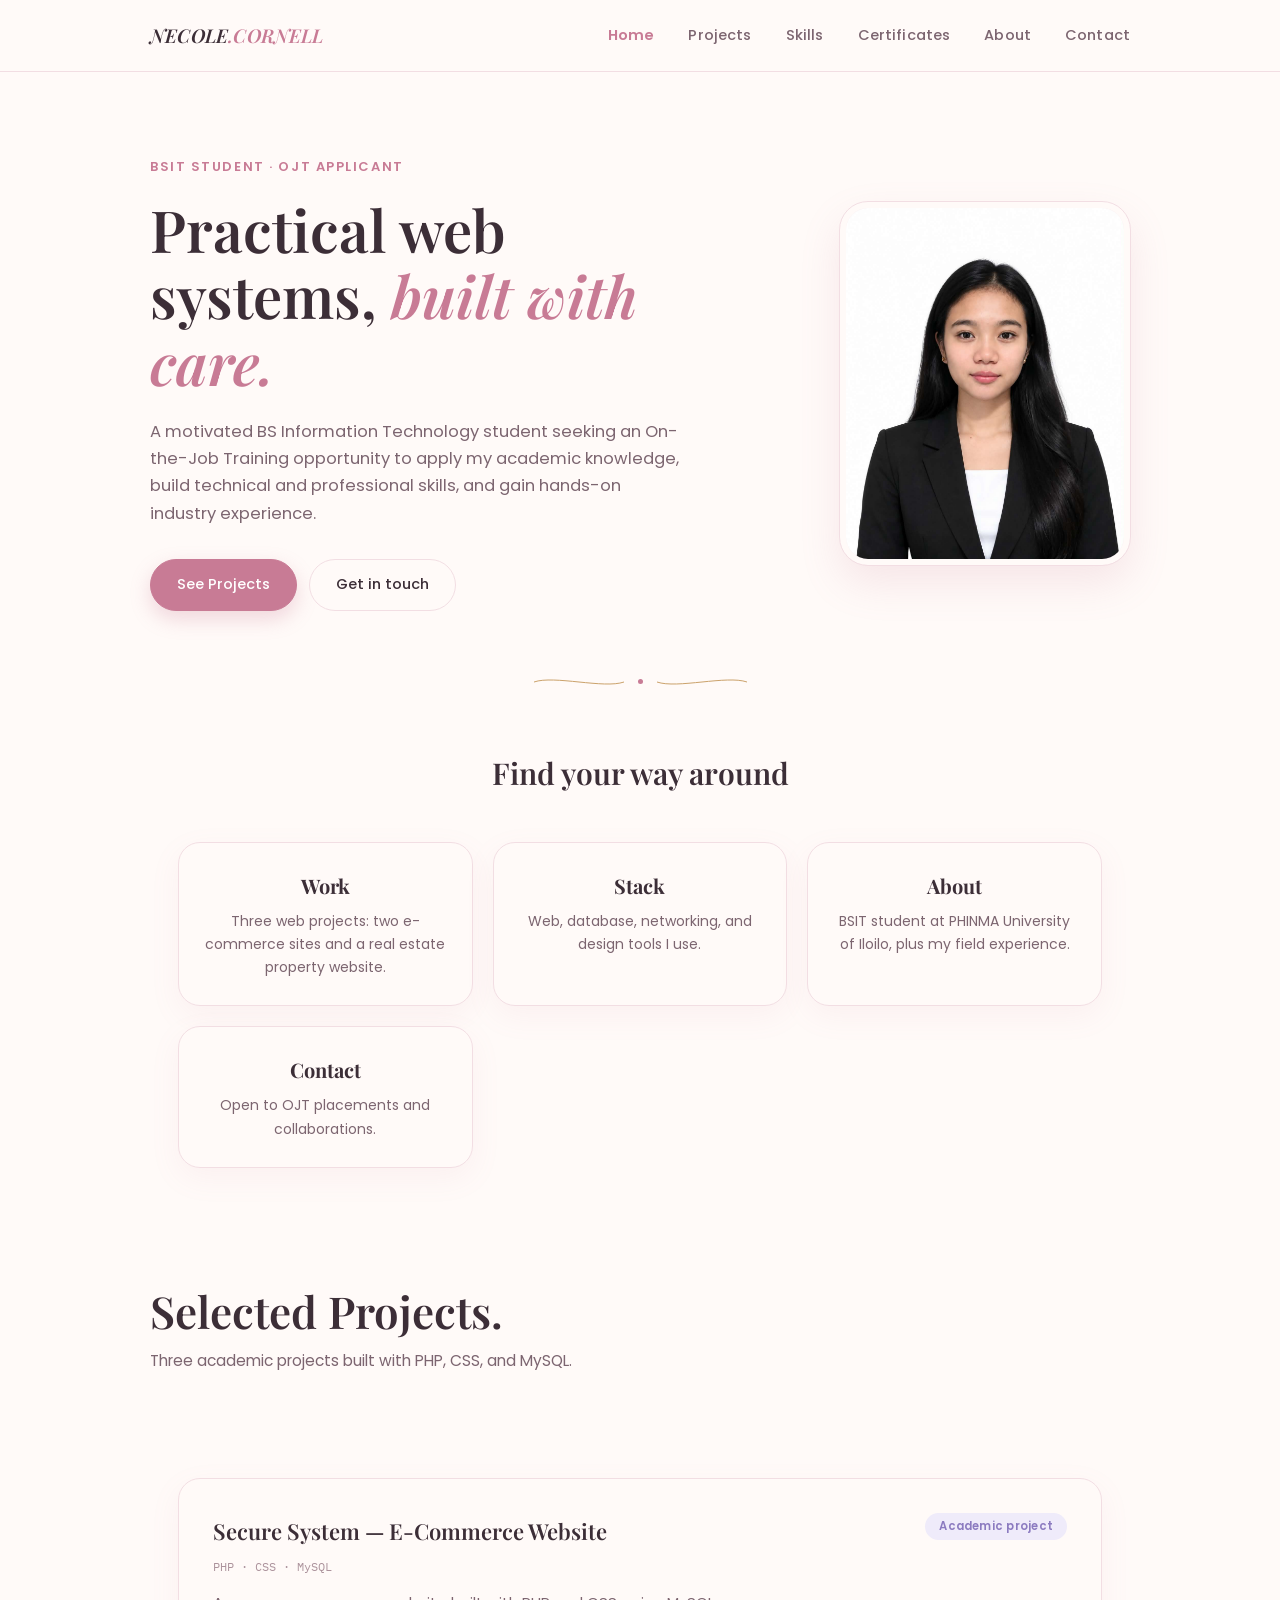
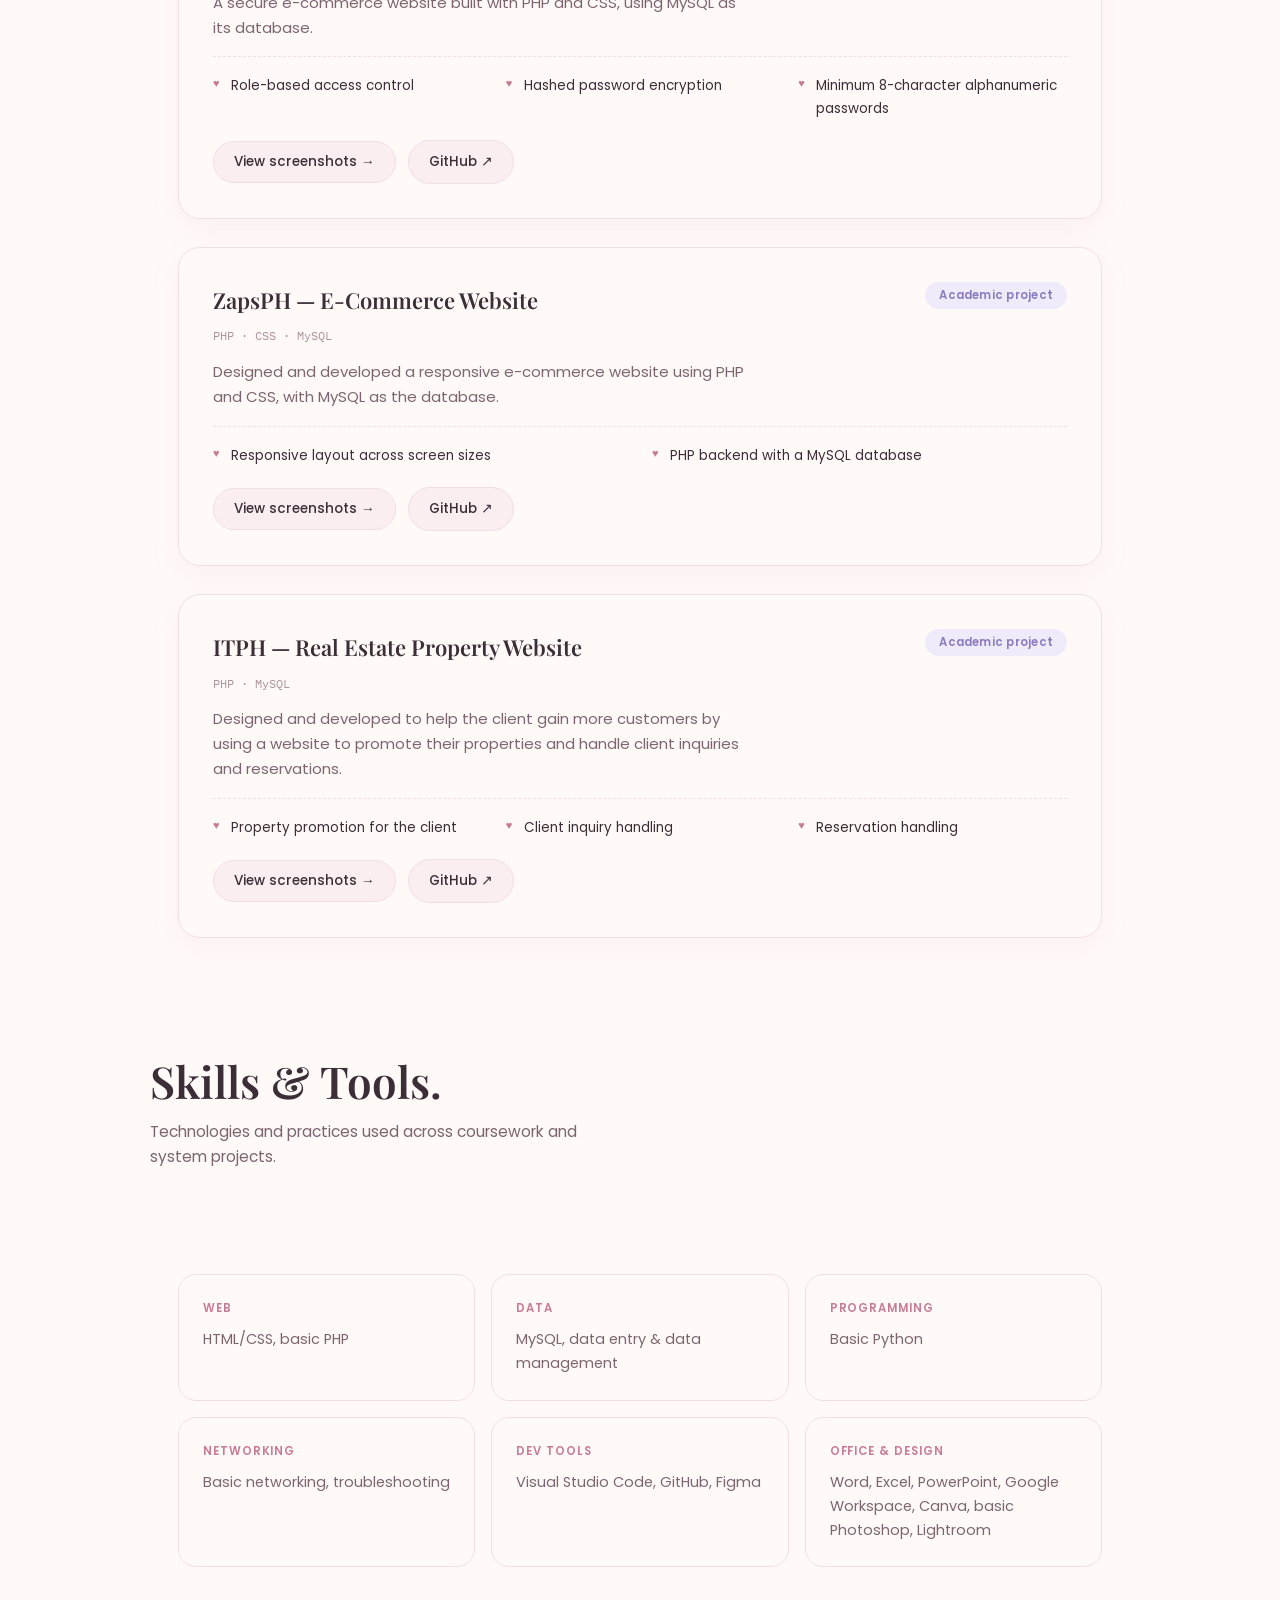
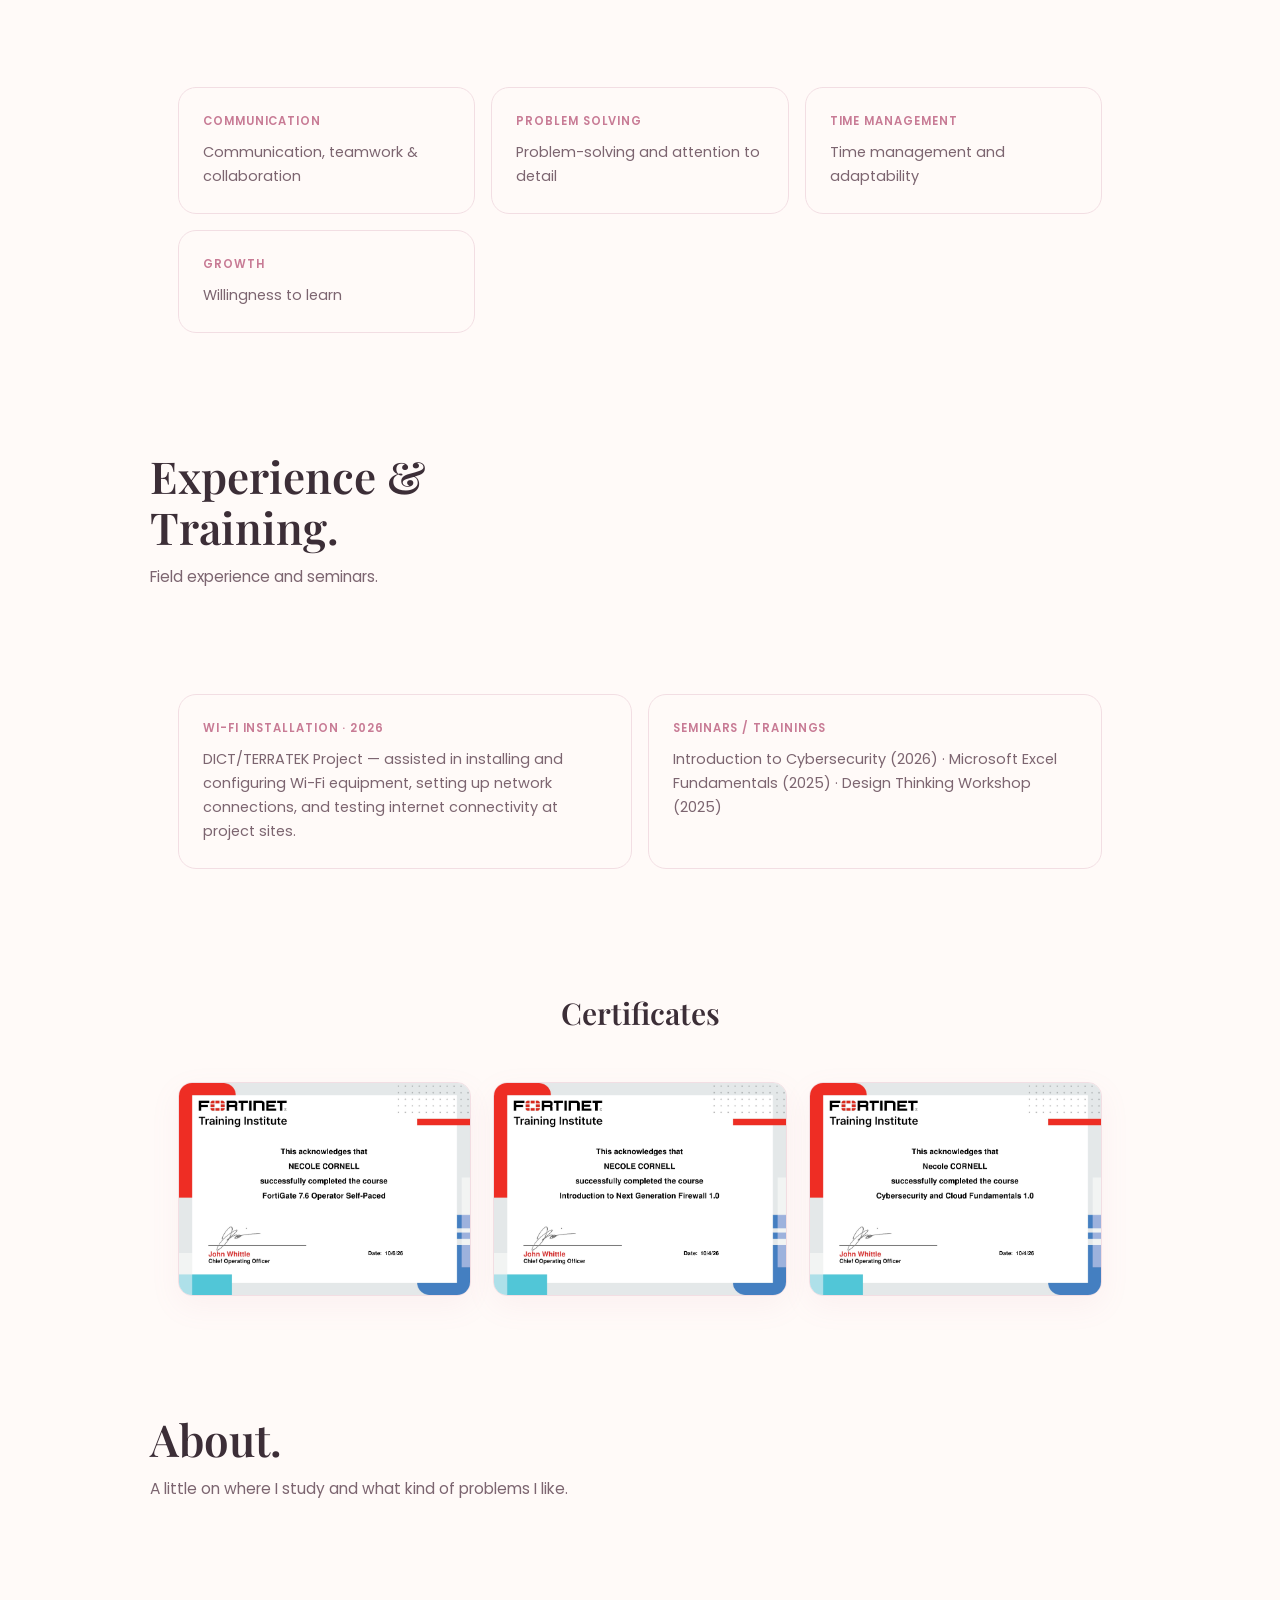
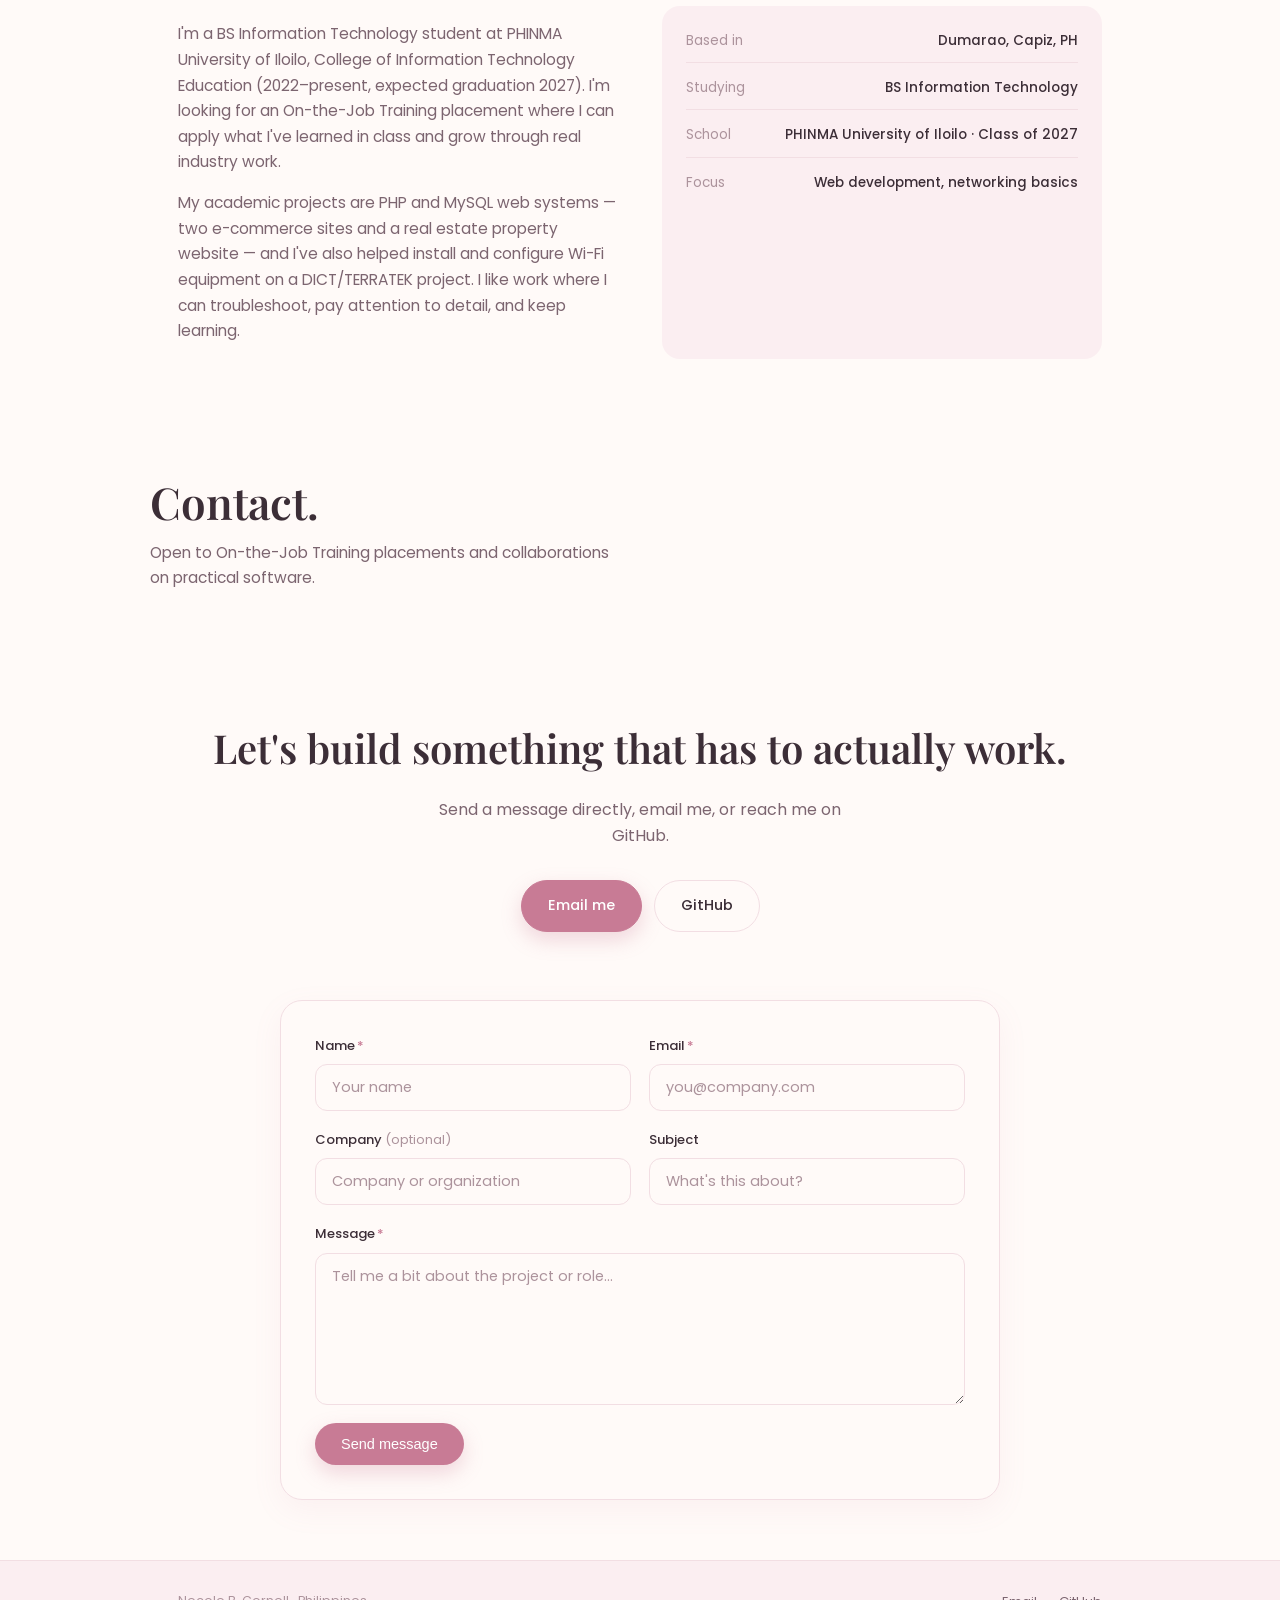
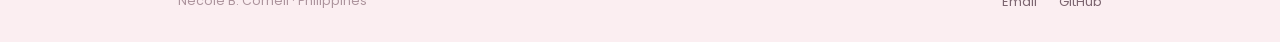
<file: index.html>
<!DOCTYPE html>
<html lang="en">
<head>
<meta charset="UTF-8">
<meta name="viewport" content="width=device-width, initial-scale=1.0">
<title>Necole Cornell | BSIT Student &amp; OJT Applicant</title>
<link rel="preconnect" href="https://fonts.googleapis.com">
<link href="https://fonts.googleapis.com/css2?family=Playfair+Display:ital,wght@0,500;0,600;1,500;1,600&family=Poppins:wght@400;500;600&family=IBM+Plex+Mono:wght@400;500&display=swap" rel="stylesheet">
<link rel="stylesheet" href="styles.css">
</head>
<body>
<nav>
  <div class="wrap nav-row">
    <a class="logo" href="#home">NECOLE<span>.CORNELL</span></a>
    <ul class="nav-links" id="navLinks">
      <li><a href="#home" class="active">Home</a></li>
      <li><a href="#projects">Projects</a></li>
      <li><a href="#skills">Skills</a></li>
      <li><a href="#certificates">Certificates</a></li>
      <li><a href="#about">About</a></li>
      <li><a href="#contact">Contact</a></li>
    </ul>
    <button class="nav-toggle" id="navToggle" aria-label="Toggle menu" aria-expanded="false">☰</button>
  </div>
</nav>
<main>
  <div class="wrap hero" id="home">
    <div class="hero-inner">
      <div class="hero-text">
        <p class="hero-tag">BSIT STUDENT · OJT APPLICANT</p>
        <h1 class="hero-title">Practical web systems, <span class="accent">built with care.</span></h1>
        <p class="hero-desc">A motivated BS Information Technology student seeking an On-the-Job Training opportunity to apply my academic knowledge, build technical and professional skills, and gain hands-on industry experience.</p>
        <div class="hero-links">
          <a class="btn primary" href="#projects">See Projects</a>
          <a class="btn ghost" href="#contact">Get in touch</a>
        </div>
      </div>
      <div class="hero-photo">
        <img src="assets/profile.jpg" alt="Portrait of Necole Cornell"
             onerror="this.style.display='none'; this.nextElementSibling.style.display='flex';">
        <div class="photo-placeholder">
          <svg width="40" height="40" viewBox="0 0 24 24" fill="none" stroke="currentColor" stroke-width="1.5"><circle cx="12" cy="8" r="4"/><path d="M4 20c0-4 3.5-6 8-6s8 2 8 6"/></svg>
          <span>ADD YOUR PHOTO</span>
          <span class="path-hint">assets/profile.jpg</span>
        </div>
      </div>
    </div>
  </div>

    <div class="flourish" aria-hidden="true">
    <svg viewBox="0 0 90 14" fill="none" xmlns="http://www.w3.org/2000/svg"><path d="M0 7 C20 0, 70 14, 90 7" stroke="currentColor" stroke-width="1"/></svg>
    <span class="dot"></span>
    <svg viewBox="0 0 90 14" fill="none" xmlns="http://www.w3.org/2000/svg"><path d="M0 7 C20 14, 70 0, 90 7" stroke="currentColor" stroke-width="1"/></svg>
  </div>


<section>
    <div class="wrap">
      <div class="sec-head reveal">
        <h2 class="sec-title">Find your way around</h2>
      </div>
      <div class="jump-grid reveal">
        <a class="jump-card panel" href="#projects">
          <h3>Work</h3>
          <p>Three web projects: two e-commerce sites and a real estate property website.</p>
        </a>
        <a class="jump-card panel" href="#skills">
          <h3>Stack</h3>
          <p>Web, database, networking, and design tools I use.</p>
        </a>
        <a class="jump-card panel" href="#about">
          <h3>About</h3>
          <p>BSIT student at PHINMA University of Iloilo, plus my field experience.</p>
        </a>
        <a class="jump-card panel" href="#contact">
          <h3>Contact</h3>
          <p>Open to OJT placements and collaborations.</p>
        </a>
      </div>
    </div>
  </section>
<div class="wrap hero compact"><h1 class="hero-title">Selected Projects.</h1><p class="hero-desc">Three academic projects built with PHP, CSS, and MySQL.</p></div>
<section id="projects">
    <div class="wrap">
      <div class="project panel reveal" data-gallery="secure-system">
        <div class="project-top">
          <h3 class="project-name">Secure System — E-Commerce Website</h3>
          <span class="project-status amber">Academic project</span>
        </div>
        <p class="project-meta">PHP · CSS · MySQL</p>
        <p class="project-desc">A secure e-commerce website built with PHP and CSS, using MySQL as its database.</p>
        <ul class="spec-grid">
          <li>Role-based access control</li>
          <li>Hashed password encryption</li>
          <li>Minimum 8-character alphanumeric passwords</li>
        </ul>
        <div class="project-actions">
          <button class="view-shots" type="button">View screenshots →</button>
          <a class="github-btn" href="https://github.com/cornellnecole" target="_blank" rel="noopener">GitHub ↗</a>
        </div>
      </div>

      <div class="project panel reveal" data-gallery="zapsph" style="margin-top:28px;">
        <div class="project-top">
          <h3 class="project-name">ZapsPH — E-Commerce Website</h3>
          <span class="project-status amber">Academic project</span>
        </div>
        <p class="project-meta">PHP · CSS · MySQL</p>
        <p class="project-desc">Designed and developed a responsive e-commerce website using PHP and CSS, with MySQL as the database.</p>
        <ul class="spec-grid">
          <li>Responsive layout across screen sizes</li>
          <li>PHP backend with a MySQL database</li>
        </ul>
        <div class="project-actions">
          <button class="view-shots" type="button">View screenshots →</button>
          <a class="github-btn" href="https://github.com/cornellnecole" target="_blank" rel="noopener">GitHub ↗</a>
        </div>
      </div>

      <div class="project panel reveal" data-gallery="itph" style="margin-top:28px;">
        <div class="project-top">
          <h3 class="project-name">ITPH — Real Estate Property Website</h3>
          <span class="project-status amber">Academic project</span>
        </div>
        <p class="project-meta">PHP · MySQL</p>
        <p class="project-desc">Designed and developed to help the client gain more customers by using a website to promote their properties and handle client inquiries and reservations.</p>
        <ul class="spec-grid">
          <li>Property promotion for the client</li>
          <li>Client inquiry handling</li>
          <li>Reservation handling</li>
        </ul>
        <div class="project-actions">
          <button class="view-shots" type="button">View screenshots →</button>
          <a class="github-btn" href="https://github.com/IloiloTopPropertyHomes/ItphCapstoneProject" target="_blank" rel="noopener">GitHub ↗</a>
        </div>
      </div>
    </div>
  </section>
<div class="lightbox" id="lightbox" aria-hidden="true" role="dialog" aria-modal="true" aria-label="Project screenshots">
  <div class="lightbox-backdrop" id="lightboxBackdrop"></div>
  <div class="lightbox-body">
    <button class="lightbox-close" id="lightboxClose" aria-label="Close">✕</button>
    <p class="lightbox-title" id="lightboxTitle"></p>
    <div class="lightbox-frame">
      <button class="lightbox-nav prev" id="lightboxPrev" aria-label="Previous image">‹</button>
      <img id="lightboxImg" alt="">
      <div class="lightbox-empty" id="lightboxEmpty">
        <span>No screenshots added yet.</span>
        <span class="path-hint" id="lightboxHint"></span>
      </div>
      <button class="lightbox-nav next" id="lightboxNext" aria-label="Next image">›</button>
    </div>
    <p class="lightbox-count" id="lightboxCount"></p>
  </div>
</div>
<div class="wrap hero compact"><h1 class="hero-title">Skills &amp; Tools.</h1><p class="hero-desc">Technologies and practices used across coursework and system projects.</p></div>
<section id="skills">
    <div class="wrap">
      <div class="stack-grid reveal">
        <div class="stack-cell"><h3>WEB</h3><p>HTML/CSS, basic PHP</p></div>
        <div class="stack-cell"><h3>DATA</h3><p>MySQL, data entry &amp; data management</p></div>
        <div class="stack-cell"><h3>PROGRAMMING</h3><p>Basic Python</p></div>
        <div class="stack-cell"><h3>NETWORKING</h3><p>Basic networking, troubleshooting</p></div>
        <div class="stack-cell"><h3>DEV TOOLS</h3><p>Visual Studio Code, GitHub, Figma</p></div>
        <div class="stack-cell"><h3>OFFICE &amp; DESIGN</h3><p>Word, Excel, PowerPoint, Google Workspace, Canva, basic Photoshop, Lightroom</p></div>
      </div>
    </div>
  </section>

  <section aria-label="Professional skills"><div class="wrap"><div class="stack-grid reveal"><div class="stack-cell"><h3>COMMUNICATION</h3><p>Communication, teamwork &amp; collaboration</p></div><div class="stack-cell"><h3>PROBLEM SOLVING</h3><p>Problem-solving and attention to detail</p></div><div class="stack-cell"><h3>TIME MANAGEMENT</h3><p>Time management and adaptability</p></div><div class="stack-cell"><h3>GROWTH</h3><p>Willingness to learn</p></div></div></div></section>

  <div class="wrap hero compact"><h1 class="hero-title">Experience &amp; Training.</h1><p class="hero-desc">Field experience and seminars.</p></div>
  <section id="experience">
    <div class="wrap">
      <div class="stack-grid reveal">
        <div class="stack-cell"><h3>WI-FI INSTALLATION · 2026</h3><p>DICT/TERRATEK Project — assisted in installing and configuring Wi-Fi equipment, setting up network connections, and testing internet connectivity at project sites.</p></div>
        <div class="stack-cell"><h3>SEMINARS / TRAININGS</h3><p>Introduction to Cybersecurity (2026) · Microsoft Excel Fundamentals (2025) · Design Thinking Workshop (2025)</p></div>
      </div>
    </div>
  </section>

<section id="certificates">
    <div class="wrap">
      <div class="sec-head reveal">
        <h2 class="sec-title">Certificates</h2>
      </div>
      <div class="cert-grid reveal">
        <button class="cert-tile" type="button" data-cert="0" aria-label="View certificate: FortiGate 7.6 Operator Self-Paced">
          <img src="assets/certificates/fortigate-operator.jpg" alt="Fortinet certificate: FortiGate 7.6 Operator Self-Paced" loading="lazy">
        </button>
        <button class="cert-tile" type="button" data-cert="1" aria-label="View certificate: Introduction to Next Generation Firewall 1.0">
          <img src="assets/certificates/intro-ngfw.jpg" alt="Fortinet certificate: Introduction to Next Generation Firewall 1.0" loading="lazy">
        </button>
        <button class="cert-tile" type="button" data-cert="2" aria-label="View certificate: Cybersecurity and Cloud Fundamentals 1.0">
          <img src="assets/certificates/cybersecurity-cloud.jpg" alt="Fortinet certificate: Cybersecurity and Cloud Fundamentals 1.0" loading="lazy">
        </button>
      </div>
    </div>
  </section>

<div class="wrap hero compact"><h1 class="hero-title">About.</h1><p class="hero-desc">A little on where I study and what kind of problems I like.</p></div>
<section id="about">
    <div class="wrap">
      <div class="about-grid reveal">
        <div class="about-text">
          <p>I'm a BS Information Technology student at PHINMA University of Iloilo, College of Information Technology Education (2022–present, expected graduation 2027). I'm looking for an On-the-Job Training placement where I can apply what I've learned in class and grow through real industry work.</p>
          <p>My academic projects are PHP and MySQL web systems — two e-commerce sites and a real estate property website — and I've also helped install and configure Wi-Fi equipment on a DICT/TERRATEK project. I like work where I can troubleshoot, pay attention to detail, and keep learning.</p>
        </div>
        <div class="about-facts">
          <div><span>Based in</span><span>Dumarao, Capiz, PH</span></div>
          <div><span>Studying</span><span>BS Information Technology</span></div>
          <div><span>School</span><span>PHINMA University of Iloilo · Class of 2027</span></div>
          <div><span>Focus</span><span>Web development, networking basics</span></div>
        </div>
      </div>
    </div>
  </section>
<div class="wrap hero compact"><h1 class="hero-title">Contact.</h1><p class="hero-desc">Open to On-the-Job Training placements and collaborations on practical software.</p></div>
<section id="contact">
    <div class="wrap contact-cta reveal">
      <h2>Let's build something that has to actually work.</h2>
      <p>Send a message directly, email me, or reach me on GitHub.</p>
      <div class="hero-links">
        <a class="btn primary" href="mailto:Cornellnecole26@gmail.com">Email me</a>
        <a class="btn ghost" href="https://github.com/cornellnecole" target="_blank" rel="noopener">GitHub</a>
      </div>
    </div>
  </section>
<section style="padding-top:0;">
    <div class="wrap">
      <form class="contact-form panel reveal" id="contactForm" action="https://formspree.io/f/YOUR_FORM_ID" method="POST">
        <div class="form-row">
          <div class="field">
            <label for="cf-name">Name<span class="req">*</span></label>
            <input type="text" id="cf-name" name="name" placeholder="Your name" required>
          </div>
          <div class="field">
            <label for="cf-email">Email<span class="req">*</span></label>
            <input type="email" id="cf-email" name="email" placeholder="you@company.com" required>
          </div>
        </div>
        <div class="form-row">
          <div class="field">
            <label for="cf-company">Company <span class="opt">(optional)</span></label>
            <input type="text" id="cf-company" name="company" placeholder="Company or organization">
          </div>
          <div class="field">
            <label for="cf-subject">Subject</label>
            <input type="text" id="cf-subject" name="subject" placeholder="What's this about?">
          </div>
        </div>
        <div class="field field-full">
          <label for="cf-message">Message<span class="req">*</span></label>
          <textarea id="cf-message" name="message" rows="6" placeholder="Tell me a bit about the project or role..." required></textarea>
        </div>

        <input type="text" name="_gotcha" style="display:none" tabindex="-1" autocomplete="off">

        <div class="form-footer">
          <button class="btn primary" type="submit" id="cfSubmit">Send message</button>
          <p class="form-status" id="cfStatus" role="status" aria-live="polite"></p>
        </div>
      </form>
    </div>
  </section>
</main>
<footer class="site-footer">
  <div class="wrap">
    <p>Necole B. Cornell · Philippines</p>
    <div class="foot-links">
      <a href="mailto:Cornellnecole26@gmail.com">Email</a>
      <a href="https://github.com/cornellnecole" target="_blank" rel="noopener">GitHub</a>
    </div>
  </div>
</footer>
<script src="script.js"></script>
<script src="gallery.js"></script>
<script src="contact-form.js"></script>
</body>
</html>
</file>
<file: styles.css>
:root{
  --paper: #FFFAF8;
  --paper-2: #FBEEF1;
  --ink: #3C2E37;
  --ink-soft: #7C6570;
  --ink-faint: #AC939C;
  --line: #F2DEE3;
  --accent: #C87B95;
  --accent-2: #8C7BC0;
  --gold: #CBA26B;
  --display: 'Playfair Display', 'IBM Plex Sans', serif;
  --sans: 'Poppins', -apple-system, sans-serif;
  --mono: 'IBM Plex Mono', ui-monospace, monospace;
}

* { box-sizing: border-box; }
html { scroll-behavior: smooth; }

body{
  margin: 0;
  min-height: 100vh;
  background: var(--paper);
  color: var(--ink);
  font-family: var(--sans);
  line-height: 1.65;
  -webkit-font-smoothing: antialiased;
  display: flex;
  flex-direction: column;
}

a { color: var(--accent); }
a:hover { color: var(--accent-2); }
a:focus-visible, button:focus-visible { outline: 2px solid var(--accent); outline-offset: 3px; }

.wrap{ max-width: 980px; margin: 0 auto; padding: 0 28px; width: 100%; }

main{ flex: 1; }

/* NAV */
nav{
  position: sticky;
  top: 0;
  z-index: 50;
  background: rgba(255, 250, 248, 0.92);
  backdrop-filter: blur(8px);
  border-bottom: 1px solid var(--line);
}
.nav-row{
  display: flex;
  align-items: center;
  justify-content: space-between;
  padding: 20px 0;
}
.logo{
  font-family: var(--display);
  font-weight: 600;
  font-style: italic;
  font-size: 19px;
  color: var(--ink);
  letter-spacing: 0.01em;
  text-decoration: none;
}
.logo span{ color: var(--accent); }
.nav-links{
  display: flex;
  gap: 34px;
  list-style: none;
  margin: 0;
  padding: 0;
}
.nav-links a{
  color: var(--ink-soft);
  text-decoration: none;
  font-size: 14.5px;
  font-weight: 500;
  letter-spacing: 0.01em;
}
.nav-links a:hover{ color: var(--accent); }
.nav-links a.active{ color: var(--accent); font-weight: 600; }
.nav-toggle{
  display: none;
  background: none;
  border: 1px solid var(--line);
  color: var(--ink);
  width: 40px;
  height: 40px;
  border-radius: 50%;
  cursor: pointer;
  font-size: 18px;
}

@media (max-width: 720px){
  .nav-links{
    position: absolute;
    top: 100%;
    left: 0;
    right: 0;
    background: var(--paper);
    border-bottom: 1px solid var(--line);
    flex-direction: column;
    gap: 0;
    display: none;
  }
  .nav-links.open{ display: flex; }
  .nav-links a{
    padding: 16px 28px;
    border-top: 1px solid var(--line);
    width: 100%;
  }
  .nav-toggle{ display: block; }
}

/* soft rounded panel with a gentle shadow, replaces the plain bordered panel */
.panel{
  background: var(--paper);
  border: 1px solid var(--line);
  border-radius: 22px;
  padding: 34px;
  box-shadow: 0 10px 30px rgba(200, 123, 149, 0.08);
  transition: box-shadow 0.25s ease, transform 0.25s ease;
}
.panel:hover{
  box-shadow: 0 16px 40px rgba(200, 123, 149, 0.14);
  transform: translateY(-2px);
}

/* delicate flourish divider used between sections */
.flourish{
  display: flex;
  align-items: center;
  justify-content: center;
  gap: 14px;
  color: var(--gold);
  margin: 0;
}
.flourish svg{ width: 90px; height: 14px; }
.flourish .dot{
  width: 5px;
  height: 5px;
  border-radius: 50%;
  background: var(--accent);
}

/* scroll reveal */
.reveal{ opacity: 0; transform: translateY(18px); }
@media (prefers-reduced-motion: no-preference){
  .reveal{ transition: opacity 0.65s ease, transform 0.65s ease; }
}
.reveal.in{ opacity: 1; transform: translateY(0); }

/* HERO */
.hero{ padding: 84px 0 64px; }
.hero.compact{ padding: 58px 0 44px; }
.hero-tag{
  font-family: var(--sans);
  font-size: 13px;
  font-weight: 600;
  letter-spacing: 0.12em;
  text-transform: uppercase;
  color: var(--accent);
  margin: 0 0 18px 0;
}
h1.hero-title{
  font-family: var(--display);
  font-weight: 600;
  font-size: clamp(36px, 5.6vw, 58px);
  line-height: 1.15;
  margin: 0 0 22px 0;
  max-width: 16ch;
}
.hero.compact h1.hero-title{ font-size: clamp(28px, 4.4vw, 44px); margin-bottom: 12px; }
.hero-title .accent{ color: var(--accent); font-style: italic; }
.hero-desc{
  font-size: 16.5px;
  color: var(--ink-soft);
  max-width: 52ch;
  margin: 0 0 32px 0;
}
.hero.compact .hero-desc{ margin-bottom: 0; font-size: 15.5px; }
.hero-links{ display: flex; flex-wrap: wrap; gap: 12px; }

@media (prefers-reduced-motion: no-preference){
  .hero-tag, .hero-title, .hero-desc, .hero-links{
    animation: rise 0.6s ease both;
  }
  .hero-title{ animation-delay: 0.06s; }
  .hero-desc{ animation-delay: 0.14s; }
  .hero-links{ animation-delay: 0.22s; }
  @keyframes rise{
    from{ opacity: 0; transform: translateY(12px); }
    to{ opacity: 1; transform: translateY(0); }
  }
}

.hero-inner{
  display: grid;
  grid-template-columns: 1fr;
  gap: 42px;
  align-items: center;
}
@media (min-width: 860px){
  .hero-inner{ grid-template-columns: 1.15fr 0.85fr; }
}

.hero-photo{
  position: relative;
  width: 100%;
  max-width: 290px;
  aspect-ratio: 4 / 5;
  margin: 0 auto;
  overflow: hidden;
  border-radius: 28px;
  border: 6px solid var(--paper);
  outline: 1px solid var(--line);
  background: var(--paper-2);
  box-shadow: 0 18px 40px rgba(200, 123, 149, 0.16);
}
@media (min-width: 860px){
  .hero-photo{ margin: 0 0 0 auto; }
}
.hero-photo img{ width: 100%; height: 100%; object-fit: cover; display: block; }
.photo-placeholder{
  display: none;
  width: 100%;
  height: 100%;
  flex-direction: column;
  align-items: center;
  justify-content: center;
  gap: 10px;
  color: var(--ink-faint);
  font-family: var(--sans);
  font-size: 12px;
  letter-spacing: 0.03em;
  text-align: center;
  padding: 20px;
}
.photo-placeholder svg{ color: var(--accent); opacity: 0.6; }
.photo-placeholder .path-hint{ color: var(--accent); font-size: 11px; font-family: var(--mono); }

@media (prefers-reduced-motion: no-preference){
  .hero-photo{ opacity: 0; animation: fade-in 0.7s ease forwards; animation-delay: 0.32s; }
  @keyframes fade-in{ to{ opacity: 1; } }
}

.btn{
  display: inline-flex;
  align-items: center;
  gap: 8px;
  padding: 13px 26px;
  border-radius: 999px;
  font-weight: 500;
  font-size: 14.5px;
  text-decoration: none;
  border: 1px solid var(--line);
  transition: transform 0.15s ease, background 0.15s ease, border-color 0.15s ease, color 0.15s ease, box-shadow 0.15s ease;
}
.btn:hover{ transform: translateY(-1px); }
.btn:active{ transform: translateY(0); }
.btn.primary{ background: var(--accent); color: #FFF; border-color: var(--accent); box-shadow: 0 8px 20px rgba(200, 123, 149, 0.28); }
.btn.primary:hover{ background: var(--accent-2); border-color: var(--accent-2); box-shadow: 0 8px 20px rgba(140, 123, 192, 0.28); }
.btn.ghost{ color: var(--ink); background: var(--paper); }
.btn.ghost:hover{ border-color: var(--accent); color: var(--accent); }

/* SECTION HEADS */
section{ padding: 60px 0; }
main > section:first-child{ padding-top: 0; }
.sec-head{
  display: flex;
  flex-direction: column;
  align-items: center;
  text-align: center;
  gap: 14px;
  margin-bottom: 44px;
}
.sec-fig{
  font-family: var(--sans);
  font-size: 12px;
  font-weight: 600;
  letter-spacing: 0.14em;
  text-transform: uppercase;
  color: var(--accent);
}
h2.sec-title{ font-family: var(--display); font-size: 30px; font-weight: 600; margin: 0; }

/* WORK */
.project{ margin-bottom: 26px; }
.project:last-child{ margin-bottom: 0; }
.project-top{
  display: flex;
  justify-content: space-between;
  align-items: flex-start;
  gap: 20px;
  flex-wrap: wrap;
  margin-bottom: 8px;
}
.project-name{ font-family: var(--display); font-size: 22px; font-weight: 600; margin: 0; }
.project-status{
  font-family: var(--sans);
  font-size: 11.5px;
  font-weight: 600;
  letter-spacing: 0.02em;
  color: var(--accent);
  background: var(--paper-2);
  padding: 4px 14px;
  border-radius: 999px;
  white-space: nowrap;
  align-self: flex-start;
}
.project-status.amber{ color: var(--accent-2); background: #EFEBFA; }
.project-meta{ font-family: var(--mono); font-size: 12px; color: var(--ink-faint); margin: 0 0 14px 0; }
.project-desc{ color: var(--ink-soft); font-size: 15px; max-width: 60ch; margin: 0 0 16px 0; }
.spec-grid{
  display: grid;
  grid-template-columns: repeat(auto-fit, minmax(240px, 1fr));
  gap: 10px 24px;
  list-style: none;
  margin: 0;
  padding: 18px 0 0 0;
  border-top: 1px dashed var(--line);
}
.spec-grid li{ font-size: 13.5px; color: var(--ink); padding-left: 18px; position: relative; }
.spec-grid li::before{
  content: "♥";
  position: absolute;
  left: 0;
  top: -1px;
  font-size: 11px;
  color: var(--accent);
}

.project-actions{
  display: flex;
  align-items: center;
  gap: 12px;
  margin-top: 20px;
}

.view-shots,
.github-btn{
  display: inline-flex;
  align-items: center;
  gap: 6px;
  padding: 10px 20px;
  background: var(--paper-2);
  border: 1px solid var(--line);
  border-radius: 999px;
  font-family: var(--sans);
  font-size: 13.5px;
  font-weight: 500;
  color: var(--ink);
  text-decoration: none;
  cursor: pointer;
  transition: background 0.15s ease, color 0.15s ease,
              transform 0.15s ease, border-color 0.15s ease;
}
.view-shots:hover,
.github-btn:hover{
  background: var(--accent);
  color: #FFF;
  border-color: var(--accent);
  transform: translateY(-1px);
}
.view-shots:focus-visible,
.github-btn:focus-visible{ outline: 2px solid var(--accent); outline-offset: 2px; }

/* STACK */
.stack-grid{
  display: grid;
  grid-template-columns: repeat(auto-fit, minmax(220px, 1fr));
  gap: 16px;
}
.stack-cell{
  background: var(--paper);
  border: 1px solid var(--line);
  border-radius: 18px;
  padding: 24px;
  transition: box-shadow 0.2s ease, transform 0.2s ease;
}
.stack-cell:hover{ box-shadow: 0 12px 30px rgba(200, 123, 149, 0.12); transform: translateY(-2px); }
.stack-cell h3{
  font-family: var(--sans);
  font-size: 11.5px;
  font-weight: 600;
  letter-spacing: 0.08em;
  text-transform: uppercase;
  color: var(--accent);
  margin: 0 0 10px 0;
}
.stack-cell p{ margin: 0; font-size: 14.5px; color: var(--ink-soft); }

/* ABOUT */
.about-grid{ display: grid; grid-template-columns: 1fr 1fr; gap: 44px; }
.about-text p{ color: var(--ink-soft); font-size: 15.5px; max-width: 52ch; }
.about-facts{
  font-family: var(--sans);
  font-size: 13.5px;
  display: grid;
  gap: 14px;
  align-content: start;
  background: var(--paper-2);
  border-radius: 18px;
  padding: 24px;
}
.about-facts div{ display: flex; justify-content: space-between; border-bottom: 1px solid var(--line); padding-bottom: 10px; }
.about-facts div:last-child{ border-bottom: none; padding-bottom: 0; }
.about-facts span:first-child{ color: var(--ink-faint); }
.about-facts span:last-child{ font-weight: 500; color: var(--ink); }
@media (max-width: 720px){ .about-grid{ grid-template-columns: 1fr; } }

/* HOME quick-link cards */
.jump-grid{
  display: grid;
  grid-template-columns: repeat(auto-fit, minmax(220px, 1fr));
  gap: 20px;
}
.jump-card{
  display: block;
  text-decoration: none;
  color: var(--ink);
  padding: 26px;
  text-align: center;
}
.jump-card .jump-fig{
  font-family: var(--sans);
  font-size: 11px;
  font-weight: 600;
  letter-spacing: 0.1em;
  color: var(--gold);
  margin-bottom: 10px;
  display: block;
}
.jump-card h3{ font-family: var(--display); font-size: 20px; margin: 0 0 8px 0; color: var(--ink); }
.jump-card p{ font-size: 14px; color: var(--ink-soft); margin: 0; }
.jump-card:hover h3{ color: var(--accent); }

/* SITE FOOTER */
.site-footer{
  border-top: 1px solid var(--line);
  padding: 30px 0;
  margin-top: auto;
  background: var(--paper-2);
}
.site-footer .wrap{
  display: flex;
  justify-content: space-between;
  align-items: center;
  flex-wrap: wrap;
  gap: 12px;
}
.site-footer p{ font-family: var(--sans); font-size: 12.5px; color: var(--ink-faint); margin: 0; }
.site-footer .foot-links{ display: flex; gap: 22px; }
.site-footer a{ font-size: 13px; color: var(--ink-soft); text-decoration: none; }
.site-footer a:hover{ color: var(--accent); }

/* CONTACT FORM */
.contact-form{
  display: flex;
  flex-direction: column;
  gap: 18px;
  max-width: 720px;
  margin: 0 auto;
}
.form-row{
  display: grid;
  grid-template-columns: 1fr 1fr;
  gap: 18px;
}
@media (max-width: 640px){
  .form-row{ grid-template-columns: 1fr; }
}
.field{ display: flex; flex-direction: column; gap: 8px; }
.field-full{ width: 100%; }
.field label{
  font-family: var(--sans);
  font-size: 13px;
  font-weight: 500;
  color: var(--ink);
}
.field label .req{ color: var(--accent); margin-left: 2px; }
.field label .opt{ color: var(--ink-faint); font-weight: 400; }
.field input,
.field textarea{
  font-family: var(--sans);
  font-size: 14.5px;
  color: var(--ink);
  background: var(--paper);
  border: 1px solid var(--line);
  border-radius: 12px;
  padding: 12px 16px;
  resize: vertical;
  transition: border-color 0.15s ease, box-shadow 0.15s ease;
}
.field input::placeholder,
.field textarea::placeholder{ color: var(--ink-faint); }
.field input:focus,
.field textarea:focus{
  outline: none;
  border-color: var(--accent);
  box-shadow: 0 0 0 3px rgba(200, 123, 149, 0.14);
}
.form-footer{
  display: flex;
  align-items: center;
  gap: 18px;
  flex-wrap: wrap;
}
.form-footer .btn{ border: none; cursor: pointer; }
.form-footer .btn:disabled{ opacity: 0.6; cursor: not-allowed; transform: none; }
.form-status{
  font-family: var(--sans);
  font-size: 13.5px;
  margin: 0;
}
.form-status.success{ color: #4C8C6B; }
.form-status.error{ color: var(--accent); }

/* CONTACT PAGE big CTA */
.contact-cta{ text-align: center; padding: 20px 0 8px; }
.contact-cta h2{ font-family: var(--display); font-size: clamp(28px, 4.6vw, 40px); font-weight: 600; margin: 0 0 16px 0; }
.contact-cta p{ color: var(--ink-soft); max-width: 46ch; margin: 0 auto 30px auto; }
.contact-cta .hero-links{ justify-content: center; }

/* LIGHTBOX */
.lightbox{
  position: fixed;
  inset: 0;
  z-index: 100;
  display: none;
  align-items: center;
  justify-content: center;
  padding: 24px;
}
.lightbox.open{ display: flex; }
.lightbox-backdrop{
  position: absolute;
  inset: 0;
  background: rgba(60, 46, 55, 0.55);
}
@media (prefers-reduced-motion: no-preference){
  .lightbox.open .lightbox-backdrop{ animation: fade-in 0.2s ease both; }
  .lightbox.open .lightbox-body{ animation: pop-in 0.22s ease both; }
  @keyframes pop-in{
    from{ opacity: 0; transform: translateY(8px) scale(0.98); }
    to{ opacity: 1; transform: translateY(0) scale(1); }
  }
}
.lightbox-body{
  position: relative;
  z-index: 1;
  background: var(--paper);
  border-radius: 24px;
  max-width: 720px;
  width: 100%;
  padding: 24px 24px 18px;
  box-shadow: 0 24px 60px rgba(60, 46, 55, 0.22);
}
.lightbox-close{
  position: absolute;
  top: 16px;
  right: 16px;
  width: 34px;
  height: 34px;
  border-radius: 50%;
  border: 1px solid var(--line);
  background: var(--paper);
  color: var(--ink-soft);
  font-size: 14px;
  cursor: pointer;
}
.lightbox-close:hover{ color: #FFF; background: var(--accent); border-color: var(--accent); }
.lightbox-title{
  font-family: var(--display);
  font-weight: 600;
  font-size: 18px;
  margin: 0 40px 16px 0;
  color: var(--ink);
}
.lightbox-frame{
  position: relative;
  width: 100%;
  aspect-ratio: 16 / 10;
  background: var(--paper-2);
  border-radius: 16px;
  overflow: hidden;
  display: flex;
  align-items: center;
  justify-content: center;
}
.lightbox-frame img{
  width: 100%;
  height: 100%;
  object-fit: contain;
  background: var(--paper-2);
}
.lightbox-empty{
  display: none;
  flex-direction: column;
  align-items: center;
  gap: 8px;
  color: var(--ink-faint);
  font-family: var(--sans);
  font-size: 12.5px;
  text-align: center;
  padding: 20px;
}
.lightbox-empty .path-hint{ color: var(--accent); font-size: 11.5px; font-family: var(--mono); }
.lightbox-nav{
  position: absolute;
  top: 50%;
  transform: translateY(-50%);
  width: 38px;
  height: 38px;
  border-radius: 50%;
  border: 1px solid var(--line);
  background: rgba(255,255,255,0.92);
  color: var(--ink);
  font-size: 20px;
  line-height: 1;
  cursor: pointer;
  display: flex;
  align-items: center;
  justify-content: center;
}
.lightbox-nav:hover{ background: var(--accent); color: #FFF; border-color: var(--accent); }
.lightbox-nav.prev{ left: 12px; }
.lightbox-nav.next{ right: 12px; }
.lightbox-count{
  text-align: center;
  font-family: var(--mono);
  font-size: 12px;
  color: var(--ink-faint);
  margin: 14px 0 0 0;
  
}

/* CERTIFICATES — image-only tiles */
.cert-grid{
  display: grid;
  grid-template-columns: repeat(auto-fit, minmax(260px, 1fr));
  gap: 22px;
}
.cert-tile{
  display: block;
  padding: 0;
  margin: 0;
  border: 1px solid var(--line);
  border-radius: 14px;
  background: var(--paper);
  overflow: hidden;
  cursor: zoom-in;
  box-shadow: 0 10px 30px rgba(200, 123, 149, 0.08);
  transition: box-shadow 0.25s ease, transform 0.25s ease;
}
.cert-tile:hover{
  box-shadow: 0 16px 40px rgba(200, 123, 149, 0.16);
  transform: translateY(-2px);
}
.cert-tile img{
  display: block;
  width: 100%;
  height: auto;
  aspect-ratio: 1288 / 936;
  object-fit: cover;
}
</file>
